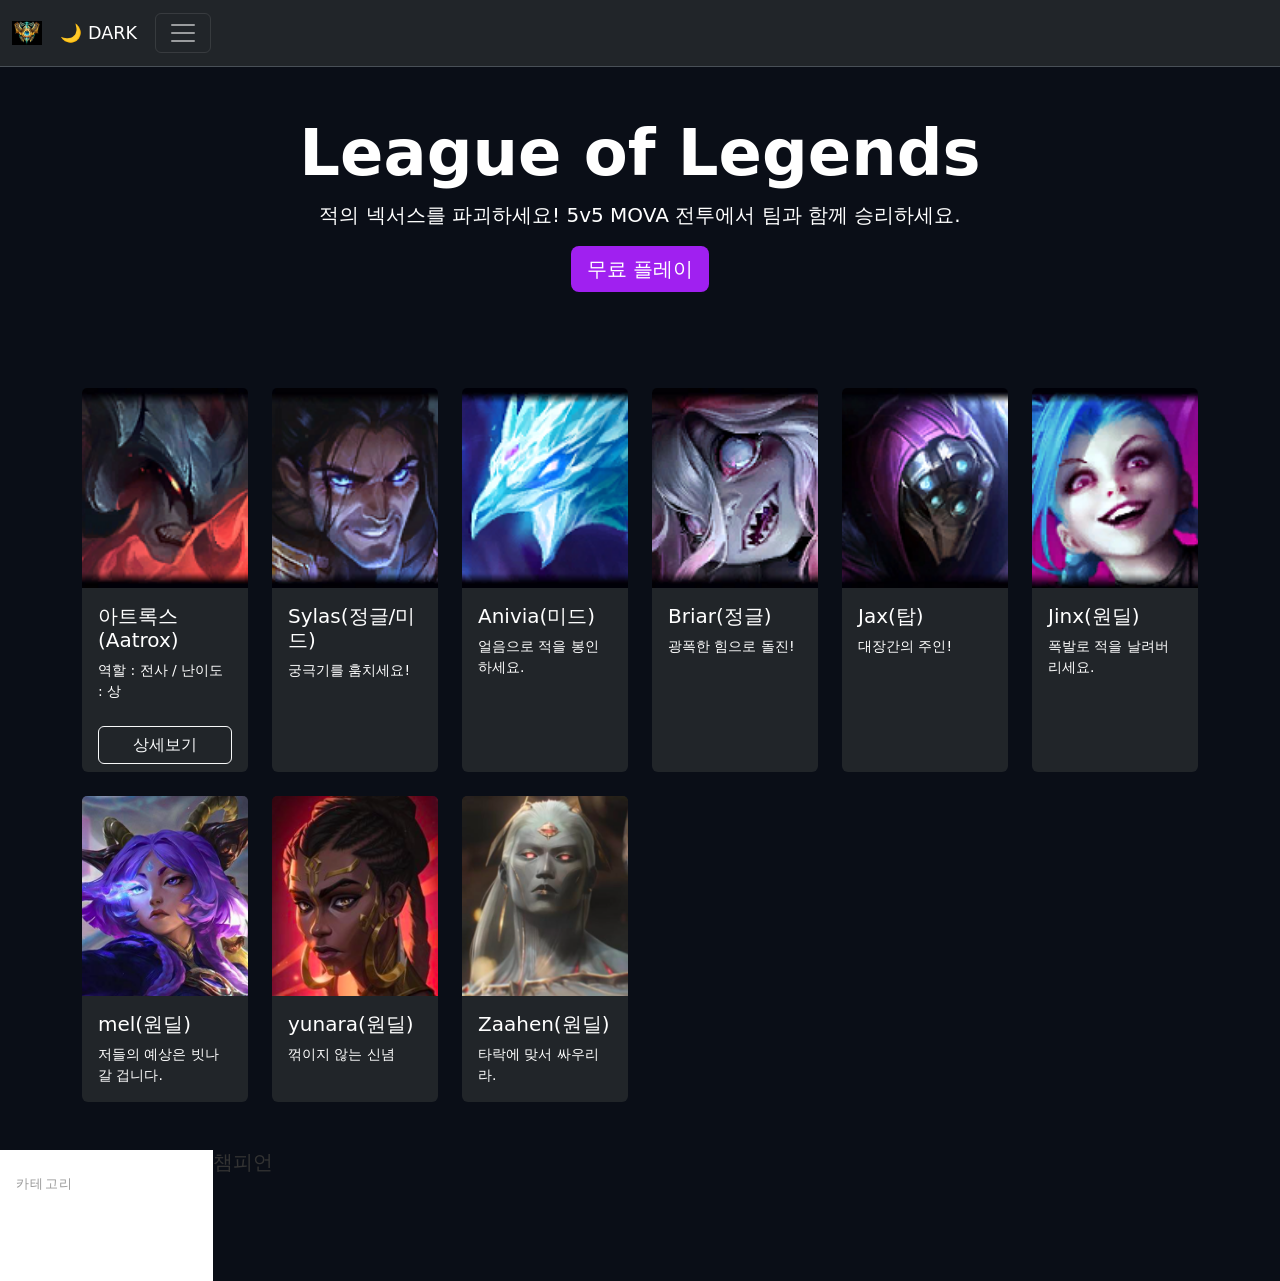
<file: src/main/resources/META-INF/resources/index.html>
<!DOCTYPE html>
<html lang="ko">
    <head>
        <meta charset="UTF-8">
        <meta name="viewport" content="width=device-width, initial-scale=1.0">
        <title>league of legends - 메인 페이지 </title>
        <!-- Bootstrap 5 CDN -->
        <link href="https://cdn.jsdelivr.net/npm/bootstrap@5.3.8/dist/css/bootstrap.min.css" rel="stylesheet" integrity="sha384-sRIl4kxILFvY47J16cr9ZwB07vP4J8+LH7qKQnuqkuIAvNWLzeN8tE5YBujZqJLB" crossorigin="anonymous">
        <script src="js/bootstrap.bundle.min.js" integrity="sha384-FKyoEForCGlyvwx9Hj09JcYn3nv7wiPVlz7YYwJrWVcXK/BmnVDxM+D2scQbITxI" crossorigin="anonymous"></script>
        <!-- <script src="js/test.js"></script> -->
        <script src="js/test2.js"></script>
        <script src="js/toggle.js"></script>

        <link rel ="stylesheet" href="css/main.css">
        <script>
            window.onload = function() {
                alert("메인 페이지 로딩 완료");
                }
        </script>
        <!-- (lol 테마 + 챔피언 호버 효과) -->
    </head>
    <body>
        <!-- 헤더 Navbar-->
        <nav class="navbar bg-dark border-bottom border-body" data-bs-theme="dark">
        <div class="container-fluid">
            <a class="navbar-brand" href="#">
            <img src="images/lol_logo.jpeg" alt="LOL로고" width="30" height="24">
            <!--변경 -->
            <button class="btn border-0" id="themeToggleBtn" onclick="toggleTheme()">
                🌙 DARK
            </button>
            <button class="navbar-toggler" type="button" data-bs-toggle="collapse" data-bs-target="#navbarNavDropdown" aria-controls="navbarNavDropdown" aria-expanded="false" aria-label="Toggle navigation">
                <span class="navbar-toggler-icon"></span>
            </button>
            <div class="collapse navbar-collapse justify-content-center" id="navbarNavDropdown">
                <ul class="navbar-nav mx-auto">
                    <li class="nav-item">
                        <a class="nav-link" href="#">뉴스</a>
                    </li>
                    <li class="nav-item">
                        <a class="nav-link" href="#">챔피언</a>
                    </li>
                    <li class="nav-item">
                        <a class="nav-link" href="main_page_sub/download.html">다운로드</a>
                    </li>
                    <li class="nav-item">
                        <a class="nav-link" href="#">로그인</a>
                    </li>
                    <li class="nav-item dropdown">
                        <a class="nav-link dropdown-toggle" href="#" role="button" data-bs-toggle="dropdown" aria-expanded="false">외부 웹사이트</a>
                    <ul class="dropdown-menu">
                        <li><a class="dropdown-item" href="https://www.leagueoflegends.com/ko-kr/" target="_blank">LOL 공식 웹사이트</a></li>
                        <li><a class="dropdown-item" href="#">E sports</a></li>
                        <li><a class="dropdown-item" href="#">알아보기</a></li>
                    </ul>
                    </li>
                </ul>
                <form class="d-flex" id="searchForm">
                    <input class="form-control me-2" type="search" placeholder="챔피언, 뉴스 검색 ..." aria-label="Search" id="searchInput">
                    <button class="btn btn-outline-success" type="submit">검색하기</button>
                </form>
            </div>
        </div>
        </nav>
        <!-- 히어로 배너 (Hero Banner)-->
        <section class="hero d-flex align-items-center justify-content-center text-center py-5">
            <div class="container">
                <h1 class="display-3 fw-bold">League of Legends</h1>
                <p class="lead">적의 넥서스를 파괴하세요! 5v5 MOVA 전투에서 팀과 함께 승리하세요.</p>
                <!--<a href="#" class="btn btn-primary btn-lg">무료 플레이</a>-->
                <a href="#" class="btn btn-primary btn-lg" onclick="alert('즐거운 플레이 되세요!')">무료 플레이</a>
            </div>
        </section>

    <div class="container my-5">
        <div class="row row-cols-auto g-4">
        <!--Aatrox-->
        <div class="col-md-6 col-lg-4 col-xl-2">
                <div class="card bg-dark text-purple border-secondary h-100">
                    <img src="images/Aatrox.png" class="card-img-top" alt="아트록스">
                    <div class="card-body">
                    <h5 class="card-title">아트록스(Aatrox)</h5>
                        <p class="card-text small">역할 : 전사 / 난이도  : 상</p>
                    </div>
                    <div class="card-footer bg-transparent border-0">
                        <button class="btn btn-outline-light w-100"
                            data-bs-toggle="modal"
                            data-bs-target="#modalAatrox"
                            data-champ="Aatrox">상세보기</button>
                    </div>
                </div>
        </div>
        <!--Sylas-->
        <div class="col-md-6 col-lg-4 col-xl-2">
            <div class="card bg-dark text-pupple border-secondary h-100">
                <img src="images/Sylas.png" class="card-img-top" alt="사일러스">
                <div class="card-body">
                <h5 class="card-title">Sylas(정글/미드)</h5>
                    <p class="card-text small">궁극기를  훔치세요!</p>
                </div>
            </div>
        </div>
        <!--Anivia-->
        <div class="col-md-6 col-lg-4 col-xl-2">
            <div class="card bg-dark text-pupple border-secondary h-100">
                <img src="images/Anivia.png" class="card-img-top" alt="애니비아">
                <div class="card-body">
                <h5 class="card-title">Anivia(미드)</h5>
                    <p class="card-text small">얼음으로 적을 봉인하세요.</p>
                </div>
            </div>
        </div>
        <!--Briar-->
        <div class="col-md-6 col-lg-4 col-xl-2">
            <div class="card bg-dark text-pupple border-secondary h-100">
                <img src="images/Briar.png" class="card-img-top" alt="브리얼">
                <div class="card-body">
                <h5 class="card-title">Briar(정글)</h5>
                    <p class="card-text small">광폭한 힘으로 돌진!</p>
                </div>
            </div>
        </div>
        <!--jax-->
        <div class="col-md-6 col-lg-4 col-xl-2">
            <div class="card bg-dark text-pupple border-secondary h-100">
                <img src="images/Jax.png" class="card-img-top" alt="잭스">
                <div class="card-body">
                <h5 class="card-title">Jax(탑)</h5>
                    <p class="card-text small">대장간의 주인!</p>
                </div>
            </div>
        </div>
        <!--Jinx-->
        <div class="col-md-6 col-lg-4 col-xl-2">
            <div class="card bg-dark text-pupple border-secondary h-100">
                <img src="images/Jinx.png" class="card-img-top" alt="진스">
                <div class="card-body">
                <h5 class="card-title">Jinx(원딜)</h5>
                    <p class="card-text small">폭발로 적을 날려버리세요.</p>
                </div>
            </div>
        </div>
        <!--mel-->
        <div class="col-md-6 col-lg-4 col-xl-2">
            <div class="card bg-dark text-pupple border-secondary h-100">
                <img src="images/mel.png" class="card-img-top" alt="멜">
                <div class="card-body">
                <h5 class="card-title">mel(원딜)</h5>
                    <p class="card-text small">저들의 예상은 빗나갈 겁니다.</p>
                </div>
            </div>
        </div>
        <!--yunara-->
        <div class="col-md-6 col-lg-4 col-xl-2">
            <div class="card bg-dark text-pupple border-secondary h-100">
                <img src="images/yunara.png" class="card-img-top" alt="유나라">
                <div class="card-body">
                <h5 class="card-title">yunara(원딜)</h5>
                    <p class="card-text small">꺾이지 않는 신념</p>
                </div>
            </div>
        </div>
        <!--Zaahen-->
        <div class="col-md-6 col-lg-4 col-xl-2">
            <div class="card bg-dark text-pupple border-secondary h-100">
                <img src="images/Zaahen.png" class="card-img-top" alt="자르헨">
                <div class="card-body">
                <h5 class="card-title">Zaahen(원딜)</h5>
                    <p class="card-text small">타락에 맞서 싸우리라.</p>
                </div>
            </div>
        </div>
        </div>
    </div>
    <section id ="searchResults">
        <!-- 키워드 헤더 -->
        <div class="search-keyword-header">
            <h1 id="searchKeywordDisplay"></h1>
        </div>

        <!-- 본문 : 사이드바 + 콘텐츠 -->
        <div class="search-body">
            <div class="container-fluid px-0">
                <div class="row g-0">
                    <!-- 왼쪽 카테고리 사이드바 -->
                    <div class="col-md-3 col-lg-2 search-sidebar bg-white py-4">
                        <div class="px-3 mb-3" style="font-size:0.8rem; color:#999; text-transform:uppercase; letter-spacing: 0.1em;">카테고리</div>
                            <div class="search-category-item active" onclick="switchCategory('champion', this)">
                                챔피언 <span class="count" id="champCount">(0)</span>
                            </div>
                            <div class="search-category-item" onclick="switchCategory('news',this)">
                                뉴스 <span class="count" id="newsCount">(0)</span>
                            </div>
                    </div>
                    <!-- 오른쪽 콘텐츠 -->
                    <div class="col-md-9 col-lg-10 search-content-area">
                        <!-- 챔피언 결과 -->
                        <div id="resultChampion">
                            <h5 class="mb-4" style="color:#333;">챔피언</h5>
                            <div id="championResultList"></div>
                        </div>
                        <!-- 뉴스 결과 -->
                        <div id="resultNews" style="display: none;">
                            <h5 class="mb-4" style="color:#333";>뉴스</h5>
                            <div id="newResultList"></div>
                        </div>
                    </div>
                </div>
            </div>
        </div>
    </section>
    <!-- 모달 (iframe으로 Aatrox.html 불러오기) -->
    <div class="modal fade" id="modalAatrox" tabindex="-1" aria-labelledby="modalAatroxLabel" aria-hidden="true">
    <div class="modal-dialog modal-xl modal-dialog-centered modal-dialog-scrollable">
        <div class="modal-content bg-dark text-white border-secondary">
    <!-- 헤더-->
    <div class="modal-header border-secondary">
        <h5 class="modal-title" id="modalAatroxLabel">아트록스 (Aatrox) 상세 정보</h5>
        <button type="button" class="btn-close btn-close-white" data-bs-dismiss="modal" aria-label="Close"></button>
    </div>
    <!-- 바디: iframe으로 내용 채움-->
    <div class="modal-body p-0" style="height: 65vh; background: #0a0e17;">
    <iframe src="modals/Aatrox.html"
        frameborder="0"
        style="width: 100%; height: 100%; border: none;"
        allowfullscreen>
    </iframe>
    </div>
    <!-- 푸터-->
    <div class="modal-footer border-secondary">
        <button type="button" class="btn btn-outline-light" data-bs-dismiss="modal">닫기</button>
    </div>
    </div>
</div>
</div>
    <script src="js/search.js"></script>
    </body>
</html>
</file>
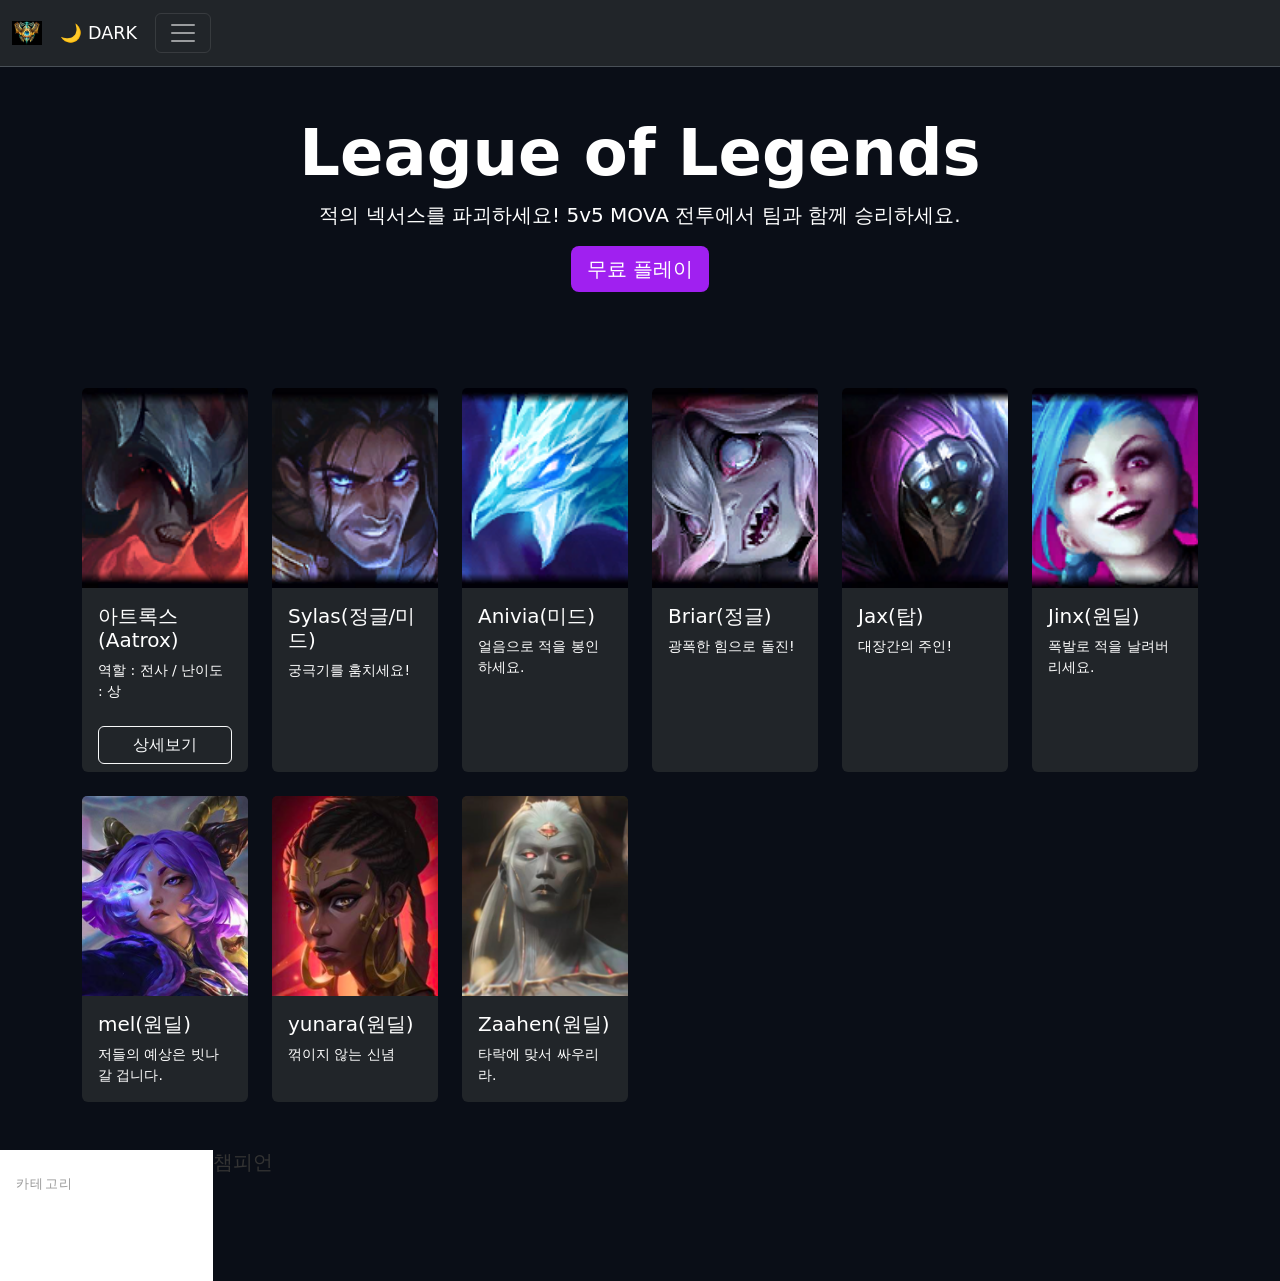
<file: src/main/resources/META-INF/resources/main_index.html>
<!DOCTYPE html>
<html lang="ko">
    <head>
        <meta charset="UTF-8">
        <meta name="viewport" content="width=device-width, initial-scale=1.0">
        <title>league of legends - 메인 페이지 </title>
        <!-- Bootstrap 5 CDN -->
        <link href="https://cdn.jsdelivr.net/npm/bootstrap@5.3.8/dist/css/bootstrap.min.css" rel="stylesheet" integrity="sha384-sRIl4kxILFvY47J16cr9ZwB07vP4J8+LH7qKQnuqkuIAvNWLzeN8tE5YBujZqJLB" crossorigin="anonymous">
        <script src="js/bootstrap.bundle.min.js" integrity="sha384-FKyoEForCGlyvwx9Hj09JcYn3nv7wiPVlz7YYwJrWVcXK/BmnVDxM+D2scQbITxI" crossorigin="anonymous"></script>
        <!-- <script src="js/test.js"></script> -->
        <script src="js/test2.js"></script>
        <script src="js/toggle.js"></script>

        <link rel ="stylesheet" href="css/main.css">
        <script>
            window.onload = function() {
                // alert("메인 페이지 로딩 완료");
                showToast('메인 페이지 로딩 완료');
                }
        </script>
        <!-- (lol 테마 + 챔피언 호버 효과) -->
    </head>
    <body>
        <!-- 헤더 Navbar-->
        <nav class="navbar bg-dark border-bottom border-body" data-bs-theme="dark">
        <div class="container-fluid">
            <a class="navbar-brand" href="#">
            <img src="images/lol_logo.jpeg" alt="LOL로고" width="30" height="24">
            <!--변경 -->
            <button class="btn border-0" id="themeToggleBtn" onclick="toggleTheme()">
                🌙 DARK
            </button>
            <button class="navbar-toggler" type="button" data-bs-toggle="collapse" data-bs-target="#navbarNavDropdown" aria-controls="navbarNavDropdown" aria-expanded="false" aria-label="Toggle navigation">
                <span class="navbar-toggler-icon"></span>
            </button>
            <div class="collapse navbar-collapse justify-content-center" id="navbarNavDropdown">
                <ul class="navbar-nav mx-auto">
                    <li class="nav-item">
                        <a class="nav-link" href="#">뉴스</a>
                    </li>
                    <li class="nav-item">
                        <a class="nav-link" href="#">챔피언</a>
                    </li>
                    <li class="nav-item">
                        <a class="nav-link" href="main_page_sub/download.html">다운로드</a>
                    </li>
                    <li class="nav-item">
                        <a class="nav-link" href="/login">로그인</a>
                    </li>
                    <li class="nav-item dropdown">
                        <a class="nav-link dropdown-toggle" href="#" role="button" data-bs-toggle="dropdown" aria-expanded="false">외부 웹사이트</a>
                    <ul class="dropdown-menu">
                        <li><a class="dropdown-item" href="https://www.leagueoflegends.com/ko-kr/" target="_blank">LOL 공식 웹사이트</a></li>
                        <li><a class="dropdown-item" href="#">E sports</a></li>
                        <li><a class="dropdown-item" href="#">알아보기</a></li>
                    </ul>
                    </li>
                </ul>
                <form class="d-flex" id="searchForm">
                    <input class="form-control me-2" type="search" placeholder="챔피언, 뉴스 검색 ..." aria-label="Search" id="searchInput">
                    <button class="btn btn-outline-success" type="submit">검색하기</button>
                </form>
            </div>
        </div>
        </nav>
        <!-- 히어로 배너 (Hero Banner)-->
        <section class="hero d-flex align-items-center justify-content-center text-center py-5">
            <div class="container">
                <h1 class="display-3 fw-bold">League of Legends</h1>
                <p class="lead">적의 넥서스를 파괴하세요! 5v5 MOVA 전투에서 팀과 함께 승리하세요.</p>
                <!--<a href="#" class="btn btn-primary btn-lg">무료 플레이</a>-->
                <a href="#" class="btn btn-primary btn-lg" onclick="alert('즐거운 플레이 되세요!')">무료 플레이</a>
            </div>
        </section>

    <div class="container my-5">
        <div class="row row-cols-auto g-4">
        <!--Aatrox-->
        <div class="col-md-6 col-lg-4 col-xl-2">
                <div class="card bg-dark text-purple border-secondary h-100">
                    <img src="images/Aatrox.png" class="card-img-top" alt="아트록스">
                    <div class="card-body">
                    <h5 class="card-title">아트록스(Aatrox)</h5>
                        <p class="card-text small">역할 : 전사 / 난이도  : 상</p>
                    </div>
                    <div class="card-footer bg-transparent border-0">
                        <button class="btn btn-outline-light w-100"
                            data-bs-toggle="modal"
                            data-bs-target="#modalAatrox"
                            data-champ="Aatrox">상세보기</button>
                    </div>
                </div>
        </div>
        <!--Sylas-->
        <div class="col-md-6 col-lg-4 col-xl-2">
            <div class="card bg-dark text-pupple border-secondary h-100">
                <img src="images/Sylas.png" class="card-img-top" alt="사일러스">
                <div class="card-body">
                <h5 class="card-title">Sylas(정글/미드)</h5>
                    <p class="card-text small">궁극기를  훔치세요!</p>
                </div>
            </div>
        </div>
        <!--Anivia-->
        <div class="col-md-6 col-lg-4 col-xl-2">
            <div class="card bg-dark text-pupple border-secondary h-100">
                <img src="images/Anivia.png" class="card-img-top" alt="애니비아">
                <div class="card-body">
                <h5 class="card-title">Anivia(미드)</h5>
                    <p class="card-text small">얼음으로 적을 봉인하세요.</p>
                </div>
            </div>
        </div>
        <!--Briar-->
        <div class="col-md-6 col-lg-4 col-xl-2">
            <div class="card bg-dark text-pupple border-secondary h-100">
                <img src="images/Briar.png" class="card-img-top" alt="브리얼">
                <div class="card-body">
                <h5 class="card-title">Briar(정글)</h5>
                    <p class="card-text small">광폭한 힘으로 돌진!</p>
                </div>
            </div>
        </div>
        <!--jax-->
        <div class="col-md-6 col-lg-4 col-xl-2">
            <div class="card bg-dark text-pupple border-secondary h-100">
                <img src="images/Jax.png" class="card-img-top" alt="잭스">
                <div class="card-body">
                <h5 class="card-title">Jax(탑)</h5>
                    <p class="card-text small">대장간의 주인!</p>
                </div>
            </div>
        </div>
        <!--Jinx-->
        <div class="col-md-6 col-lg-4 col-xl-2">
            <div class="card bg-dark text-pupple border-secondary h-100">
                <img src="images/Jinx.png" class="card-img-top" alt="진스">
                <div class="card-body">
                <h5 class="card-title">Jinx(원딜)</h5>
                    <p class="card-text small">폭발로 적을 날려버리세요.</p>
                </div>
            </div>
        </div>
        <!--mel-->
        <div class="col-md-6 col-lg-4 col-xl-2">
            <div class="card bg-dark text-pupple border-secondary h-100">
                <img src="images/mel.png" class="card-img-top" alt="멜">
                <div class="card-body">
                <h5 class="card-title">mel(원딜)</h5>
                    <p class="card-text small">저들의 예상은 빗나갈 겁니다.</p>
                </div>
            </div>
        </div>
        <!--yunara-->
        <div class="col-md-6 col-lg-4 col-xl-2">
            <div class="card bg-dark text-pupple border-secondary h-100">
                <img src="images/yunara.png" class="card-img-top" alt="유나라">
                <div class="card-body">
                <h5 class="card-title">yunara(원딜)</h5>
                    <p class="card-text small">꺾이지 않는 신념</p>
                </div>
            </div>
        </div>
        <!--Zaahen-->
        <div class="col-md-6 col-lg-4 col-xl-2">
            <div class="card bg-dark text-pupple border-secondary h-100">
                <img src="images/Zaahen.png" class="card-img-top" alt="자르헨">
                <div class="card-body">
                <h5 class="card-title">Zaahen(원딜)</h5>
                    <p class="card-text small">타락에 맞서 싸우리라.</p>
                </div>
            </div>
        </div>
        </div>
    </div>
    <section id ="searchResults">
        <!-- 키워드 헤더 -->
        <div class="search-keyword-header">
            <h1 id="searchKeywordDisplay"></h1>
        </div>

        <!-- 본문 : 사이드바 + 콘텐츠 -->
        <div class="search-body">
            <div class="container-fluid px-0">
                <div class="row g-0">
                    <!-- 왼쪽 카테고리 사이드바 -->
                    <div class="col-md-3 col-lg-2 search-sidebar bg-white py-4">
                        <div class="px-3 mb-3" style="font-size:0.8rem; color:#999; text-transform:uppercase; letter-spacing: 0.1em;">카테고리</div>
                            <div class="search-category-item active" onclick="switchCategory('champion', this)">
                                챔피언 <span class="count" id="champCount">(0)</span>
                            </div>
                            <div class="search-category-item" onclick="switchCategory('news',this)">
                                뉴스 <span class="count" id="newsCount">(0)</span>
                            </div>
                    </div>
                    <!-- 오른쪽 콘텐츠 -->
                    <div class="col-md-9 col-lg-10 search-content-area">
                        <!-- 챔피언 결과 -->
                        <div id="resultChampion">
                            <h5 class="mb-4" style="color:#333;">챔피언</h5>
                            <div id="championResultList"></div>
                        </div>
                        <!-- 뉴스 결과 -->
                        <div id="resultNews" style="display: none;">
                            <h5 class="mb-4" style="color:#333";>뉴스</h5>
                            <div id="newResultList"></div>
                        </div>
                    </div>
                </div>
            </div>
        </div>
    </section>
    <!-- 모달 (iframe으로 Aatrox.html 불러오기) -->
    <div class="modal fade" id="modalAatrox" tabindex="-1" aria-labelledby="modalAatroxLabel" aria-hidden="true">
    <div class="modal-dialog modal-xl modal-dialog-centered modal-dialog-scrollable">
        <div class="modal-content bg-dark text-white border-secondary">
    <!-- 헤더-->
    <div class="modal-header border-secondary">
        <h5 class="modal-title" id="modalAatroxLabel">아트록스 (Aatrox) 상세 정보</h5>
        <button type="button" class="btn-close btn-close-white" data-bs-dismiss="modal" aria-label="Close"></button>
    </div>
    <!-- 바디: iframe으로 내용 채움-->
    <div class="modal-body p-0" style="height: 65vh; background: #0a0e17;">
    <iframe src="modals/Aatrox.html"
        frameborder="0"
        style="width: 100%; height: 100%; border: none;"
        allowfullscreen>
    </iframe>
    </div>
    <!-- 푸터-->
    <div class="modal-footer border-secondary">
        <button type="button" class="btn btn-outline-light" data-bs-dismiss="modal">닫기</button>
    </div>
    </div>
</div>
</div>
    <script src="js/search.js"></script>
    <!-- 토스트 컨테이너 바디 바로 위에 추가 -->
    <div class="toast-container position-fixed bottom-0 end-0 p-3" style="z-index: 9999;">
        <div id="liveToast" class="toast align-items-center text-white bg-success border-0" role="alert">
            <div class="d-flex">
                <div class="toast-body" id="toastBody"> 
                    메시지
                </div>
                <button type="button"
                class="btn-close btn-close-white me-2 m-auto"
                data-bs-dismiss="toast"></button>
            </div>
        </div>
    </div>
    </body>
</html>
</file>
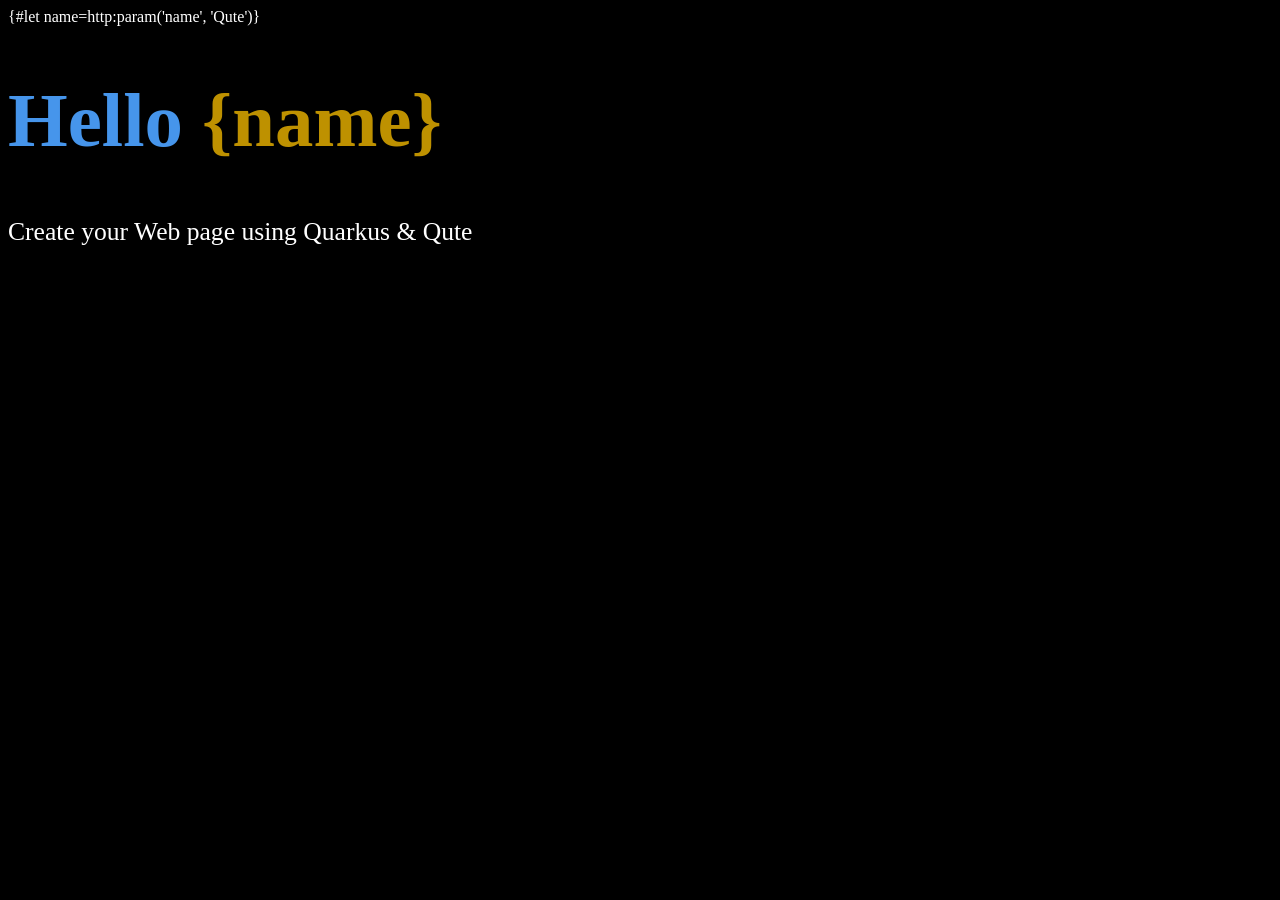
<file: src/main/resources/templates/pub/some-page.html>
{#let name=http:param('name', 'Qute')}
<!DOCTYPE html>
<html>
<head>
    <meta charset="UTF-8">
    <title>Hello {name}</title>
    <style>
        body {
            background-color: #000;
            color: #fff;
        }
        h1 {
            color: #4695EB;
            font-size: 6vw;
        }

        h1 b {
            color: #be9100;
        }

        p {
            font-size: 2vw;
        }
    </style>
</head>
<body>
<h1>Hello <b>{name}</b></h1>

<p>Create your Web page using Quarkus & Qute</p>
</body>
</html>
</file>
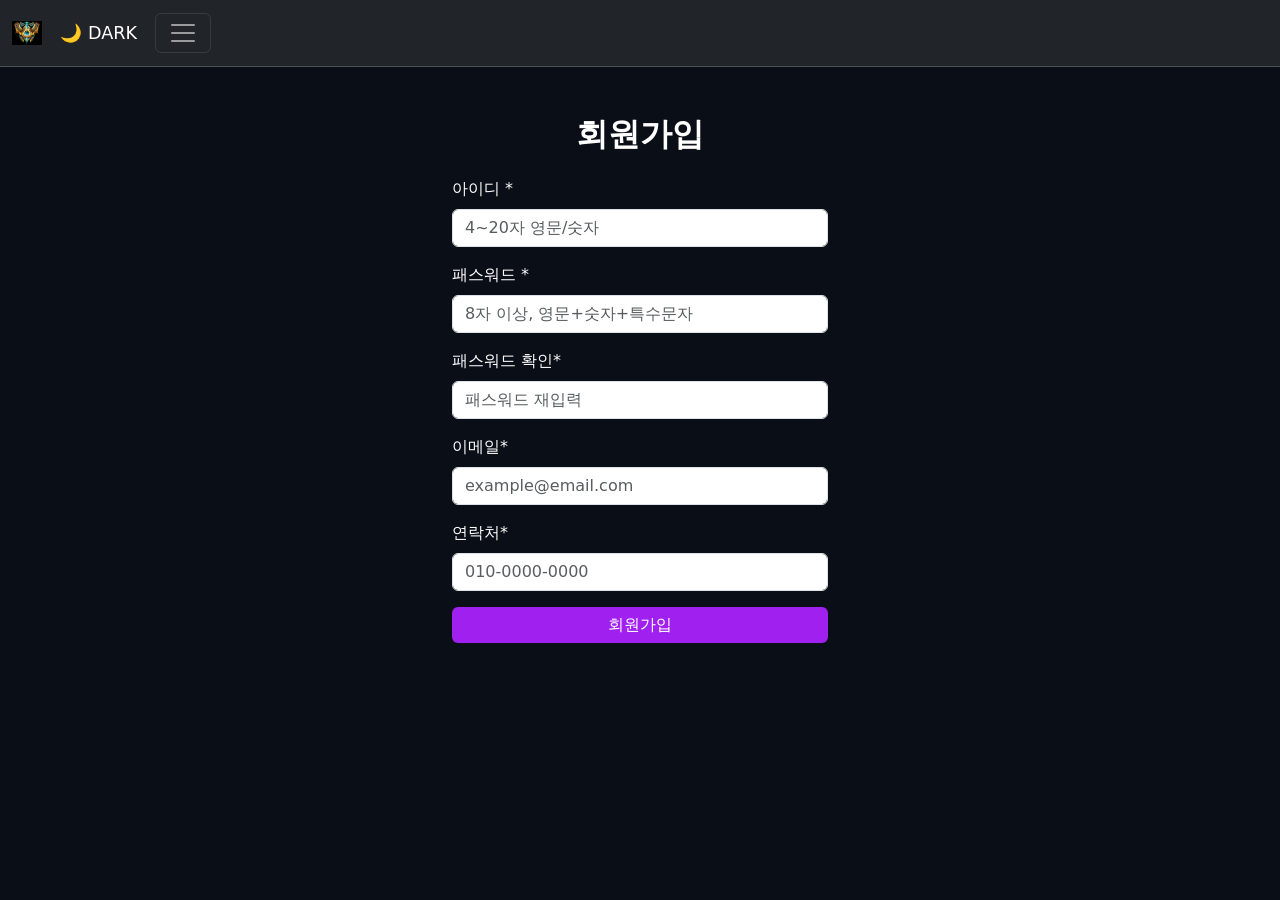
<file: src/main/resources/META-INF/resources/login/register.html>
<!DOCTYPE html>
<html lang="ko">
    <head>
        <meta charset="UTF-8">
        <meta name="viewport" content="width=device-width, initial-scale=1.0">
        <title>league of legends - 메인 페이지 </title>
        <!-- Bootstrap 5 CDN -->
        <link href="https://cdn.jsdelivr.net/npm/bootstrap@5.3.8/dist/css/bootstrap.min.css" rel="stylesheet" integrity="sha384-sRIl4kxILFvY47J16cr9ZwB07vP4J8+LH7qKQnuqkuIAvNWLzeN8tE5YBujZqJLB" crossorigin="anonymous">
        <script src="../js/bootstrap.bundle.min.js" integrity="sha384-FKyoEForCGlyvwx9Hj09JcYn3nv7wiPVlz7YYwJrWVcXK/BmnVDxM+D2scQbITxI" crossorigin="anonymous"></script>
        <!-- <script src="js/test.js"></script> -->
        <script src="../js/test2.js"></script>
        <script src="../js/toggle.js"></script>

        <link rel ="stylesheet" href="../css/main.css">
        <!-- (lol 테마 + 챔피언 호버 효과) -->
    </head>
    <body>
        <!-- 헤더 Navbar-->
        <nav class="navbar bg-dark border-bottom border-body" data-bs-theme="dark">
        <div class="container-fluid">
            <a class="navbar-brand" href="#">
            <img src="../images/lol_logo.jpeg" alt="LOL로고" width="30" height="24">
            <!--변경 -->
            <button class="btn border-0" id="themeToggleBtn" onclick="toggleTheme()">
                🌙 DARK
            </button>
            <button class="navbar-toggler" type="button" data-bs-toggle="collapse" data-bs-target="#navbarNavDropdown" aria-controls="navbarNavDropdown" aria-expanded="false" aria-label="Toggle navigation">
                <span class="navbar-toggler-icon"></span>
            </button>
            <div class="collapse navbar-collapse justify-content-center" id="navbarNavDropdown">
                <ul class="navbar-nav mx-auto">
                    <li class="nav-item">
                        <a class="nav-link" href="#">뉴스</a>
                    </li>
                    <li class="nav-item">
                        <a class="nav-link" href="#">챔피언</a>
                    </li>
                    <li class="nav-item">
                        <a class="nav-link" href="../main_page_sub/download.html">다운로드</a>
                    </li>
                    <li class="nav-item">
                        <a class="nav-link" href="/login">로그인</a>
                    </li>
                    <li class="nav-item dropdown">
                        <a class="nav-link dropdown-toggle" href="#" role="button" data-bs-toggle="dropdown" aria-expanded="false">외부 웹사이트</a>
                    <ul class="dropdown-menu">
                        <li><a class="dropdown-item" href="https://www.leagueoflegends.com/ko-kr/" target="_blank">LOL 공식 웹사이트</a></li>
                        <li><a class="dropdown-item" href="#">E sports</a></li>
                        <li><a class="dropdown-item" href="#">알아보기</a></li>
                    </ul>
                    </li>
                </ul>
                <form class="d-flex" id="searchForm">
                    <input class="form-control me-2" type="search" placeholder="챔피언, 뉴스 검색 ..." aria-label="Search" id="searchInput">
                    <button class="btn btn-outline-success" type="submit">검색하기</button>
                </form>
            </div>
        </div>
        </nav>

        <!-- 네비바 -> index.html과 동일하게 복사 -->
        <section class="hero d-flex align-items-center justify-content-center text-center py-5">
            <div class="container" style="max-width: 400px;">
                <h2 class="fw-bold mb-4">회원가입</h2>

                <form id="registerForm" action="/register_check" method="post">
                    <!-- 아이디 -->
                     <div class="mb-3 text-start">
                        <label class="form-label">아이디 *</label>
                        <input type="text" class="form-control"
                            id="username" name="username"
                            placeholder="4~20자 영문/숫자" required>
                        <div class="invalid-feedback" id="usernameMsg"></div>
                     </div>

                    <!-- 패스워드 -->
                    <div class="mb-3 text-start">
                        <label class="form-label">패스워드 *</label>
                        <input type="password" class="form-control"
                            id="password"
                            placeholder="8자 이상, 영문+숫자+특수문자" required>
                    </div>

                    <!-- 패스워드 확인-->
                    <div class="mb-3 text-start">
                        <label class="form-label">패스워드 확인*</label>
                        <input type="password" class="form-control"
                            id="passwordConfirm"
                            placeholder="패스워드 재입력" required>
                        <div class="invalid-feedback" id="passwordMsg"></div>
                    </div>

                    <!-- 이메일 -->
                    <div class="mb-3 text-start">
                        <label class="form-label">이메일*</label>
                        <input type="email" class="form-control"
                            id="email" name="email"
                            placeholder="example@email.com" required>
                        <div class="invalid-feedback" id="emailMsg"></div>
                    </div>

                    <!-- 연락처 -->
                     <div class="mb-3 text-start">
                        <label class="form-label">연락처*</label>
                        <input type="text" class="form-control"
                            id="phone" name="phone"
                            placeholder="010-0000-0000" required>
                        <div class="invalid-feedback" id="phoneMsg"></div>
                    </div>

                    <input type="hidden" id="hashedPassword" name="password">

                    <button type="button" class="btn btn-primary w-100"
                        onclick="validateAndShowModal()">
                        회원가입
                    </button>
                </form>
            </div>
        </section>
        <!-- 가입 확인 모달 -->
        <div class="modal fade" id="confirmModal" tabindex="-1">
            <div class="modal-dialog modal-dialog-centered">
                <div class="modal-content bg-dark text-white border-secondary">

                <div class="modal-header border-secondary">
                    <h5 class="modal-title"> 🎮 가입 확인</h5>
                    <button type="button" class="btn-close btn-close-white"
                    data-bs-dismiss="modal"></button>
                </div>

                <div class="modal-body">
                    <p>아래 정보로 가입하시겠습니까?</p>
                    <table class="table table-dark table-bordered">
                        <tr><th>아이디</th>
                            <td id="confirmUsername"></td></tr>
                        <tr><th>이메일</th>
                            <td id="confirmEmail"></td></tr>
                        <tr><th>연락처</th>
                            <td id="confirmPhone"></td></tr>
                        <tr><th>패스워드</th>
                            <td>******** (암호화 전송)</td></tr>
                        </table>
                </div>

                <div class="modal-footer border-secondary">
                    <button type="button" class="btn btn-secondary"
                        data-bs-dismiss="modal">취소</button>
                    <button type="button" class="btn btn-primary"
                        onclick="submitRegister()">가입하기</button>
                    </div>

                </div>
            </div>
        </div>
        
        <script src="../js/search.js"></script>
        <script src="../js/input_check.js"></script>
        <script src="../js/input_sha256.js"></script>
    </body>
</html>
</file>
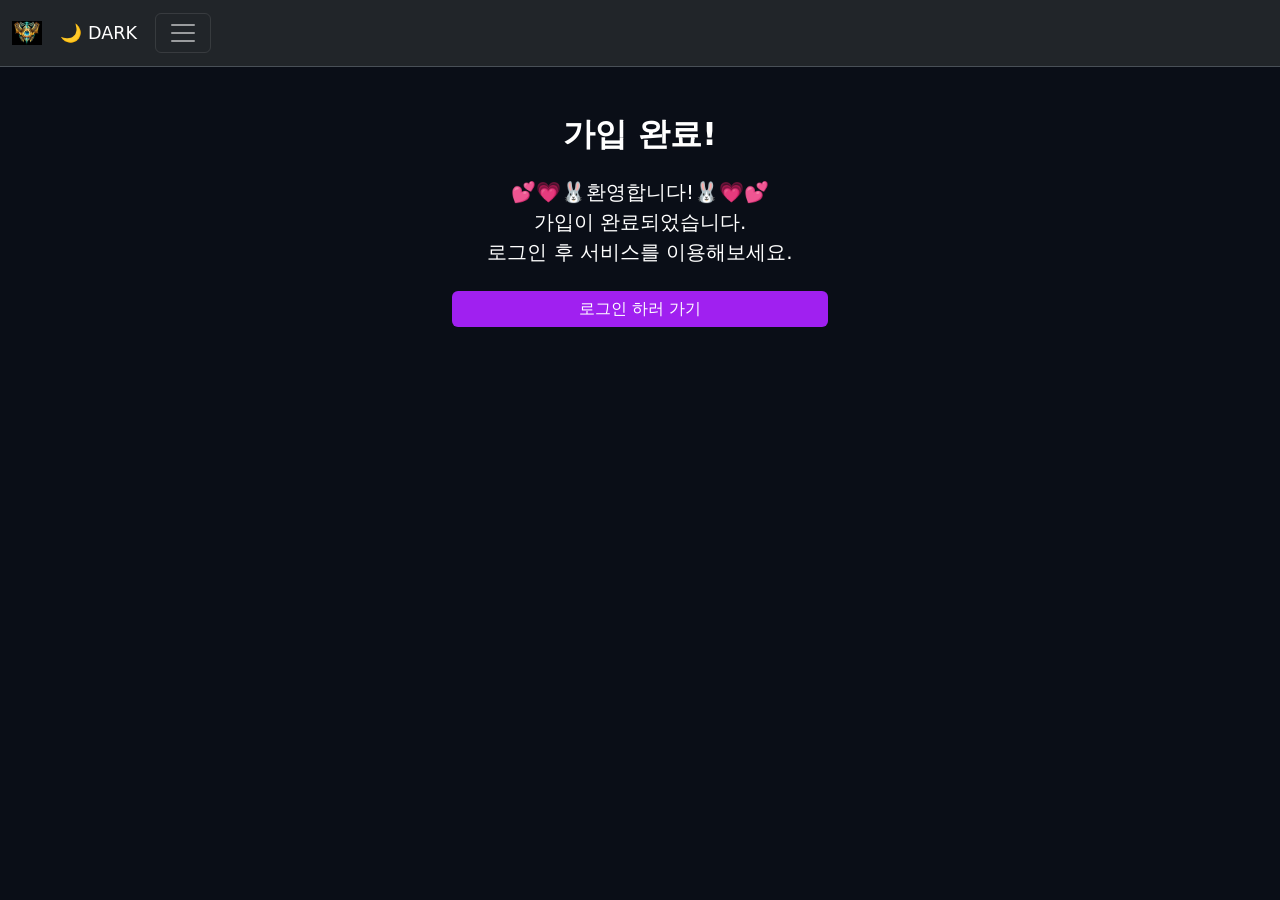
<file: src/main/resources/META-INF/resources/login/register_success.html>
<!DOCTYPE html>
<html lang="ko">
    <head>
        <meta charset="UTF-8">
        <meta name="viewport" content="width=device-width, initial-scale=1.0">
        <title>league of legends - 메인 페이지 </title>
        <!-- Bootstrap 5 CDN -->
        <link href="https://cdn.jsdelivr.net/npm/bootstrap@5.3.8/dist/css/bootstrap.min.css" rel="stylesheet" integrity="sha384-sRIl4kxILFvY47J16cr9ZwB07vP4J8+LH7qKQnuqkuIAvNWLzeN8tE5YBujZqJLB" crossorigin="anonymous">
        <script src="../js/bootstrap.bundle.min.js" integrity="sha384-FKyoEForCGlyvwx9Hj09JcYn3nv7wiPVlz7YYwJrWVcXK/BmnVDxM+D2scQbITxI" crossorigin="anonymous"></script>
        <!-- <script src="js/test.js"></script> -->
        <script src="../js/test2.js"></script>
        <script src="../js/toggle.js"></script>

        <link rel ="stylesheet" href="../css/main.css">
        <!-- (lol 테마 + 챔피언 호버 효과) -->
    </head>
    <body>
        <!-- 헤더 Navbar-->
        <nav class="navbar bg-dark border-bottom border-body" data-bs-theme="dark">
        <div class="container-fluid">
            <a class="navbar-brand" href="#">
            <img src="../images/lol_logo.jpeg" alt="LOL로고" width="30" height="24">
            <!--변경 -->
            <button class="btn border-0" id="themeToggleBtn" onclick="toggleTheme()">
                🌙 DARK
            </button>
            <button class="navbar-toggler" type="button" data-bs-toggle="collapse" data-bs-target="#navbarNavDropdown" aria-controls="navbarNavDropdown" aria-expanded="false" aria-label="Toggle navigation">
                <span class="navbar-toggler-icon"></span>
            </button>
            <div class="collapse navbar-collapse justify-content-center" id="navbarNavDropdown">
                <ul class="navbar-nav mx-auto">
                    <li class="nav-item">
                        <a class="nav-link" href="#">뉴스</a>
                    </li>
                    <li class="nav-item">
                        <a class="nav-link" href="#">챔피언</a>
                    </li>
                    <li class="nav-item">
                        <a class="nav-link" href="../main_page_sub/download.html">다운로드</a>
                    </li>
                    <li class="nav-item">
                        <a class="nav-link" href="/login">로그인</a>
                    </li>
                    <li class="nav-item dropdown">
                        <a class="nav-link dropdown-toggle" href="#" role="button" data-bs-toggle="dropdown" aria-expanded="false">외부 웹사이트</a>
                    <ul class="dropdown-menu">
                        <li><a class="dropdown-item" href="https://www.leagueoflegends.com/ko-kr/" target="_blank">LOL 공식 웹사이트</a></li>
                        <li><a class="dropdown-item" href="#">E sports</a></li>
                        <li><a class="dropdown-item" href="#">알아보기</a></li>
                    </ul>
                    </li>
                </ul>
                <form class="d-flex" id="searchForm">
                    <input class="form-control me-2" type="search" placeholder="챔피언, 뉴스 검색 ..." aria-label="Search" id="searchInput">
                    <button class="btn btn-outline-success" type="submit">검색하기</button>
                </form>
            </div>
        </div>
        </nav>

    <section class="hero d-flex align-items-center justify-content-center text-center py-5">
        <div class="container" style="max-width: 400px;">
        <h2 class="fw-bold mb-4"> 가입 완료!</h2>
        <p class="lead mb-4">
        💕💗🐰환영합니다!🐰💗💕<br>
        가입이 완료되었습니다.<br>
        로그인 후 서비스를 이용해보세요.
        </p>
        <a href="/login" class="btn btn-primary w-100">
        로그인 하러 가기
        </a>
        </div>

        <script src="../js/search.js"></script>
        <script src="../js/input_check.js"></script>

    </section>
</body>
</html>
</file>
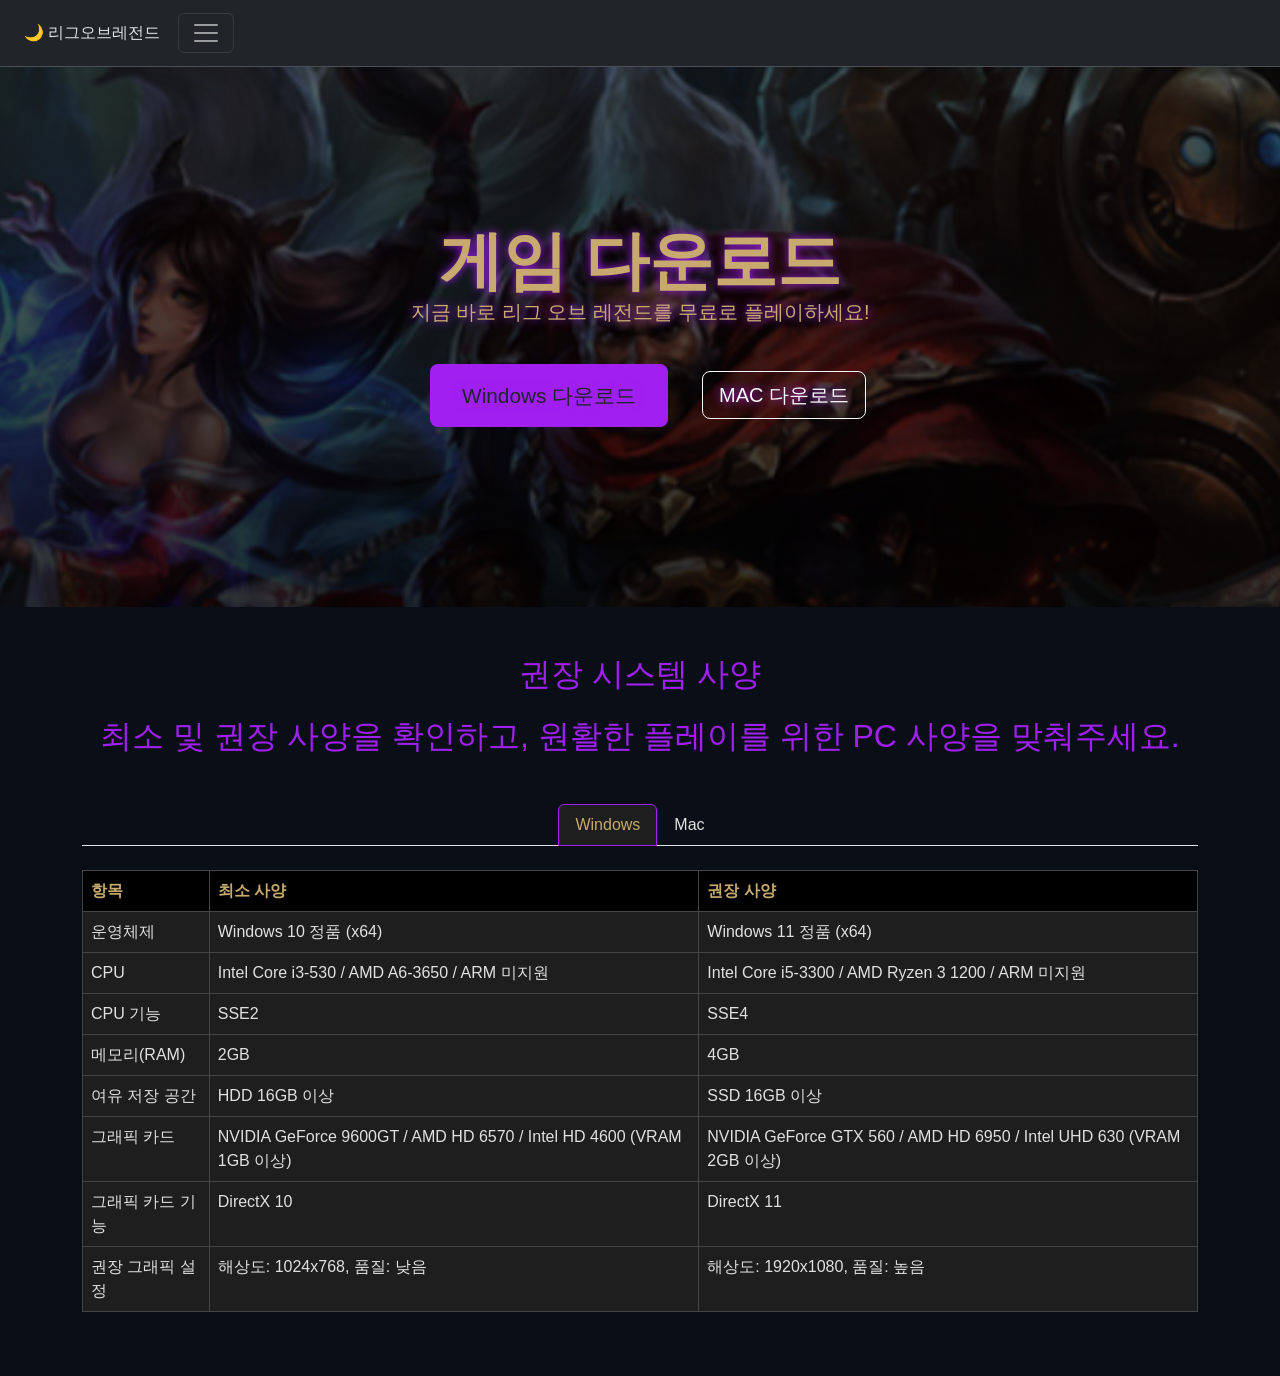
<file: src/main/resources/META-INF/resources/main_page_sub/download.html>
<!DOCTYPE html>
<html lang="ko">
    <head>
        <meta charset="UTF-8">
        <meta name="viewport" content="width=device-width", initial-scale="1.0">
        <title>league of legends - 메인 페이지 </title>
        <!-- Bootstrap 5 CDN -->
        <link href="https://cdn.jsdelivr.net/npm/bootstrap@5.3.8/dist/css/bootstrap.min.css" rel="stylesheet" integrity="sha384-sRIl4kxILFvY47J16cr9ZwB07vP4J8+LH7qKQnuqkuIAvNWLzeN8tE5YBujZqJLB" crossorigin="anonymous">
        <script src="https://cdn.jsdelivr.net/npm/bootstrap@5.3.8/dist/js/bootstrap.bundle.min.js" integrity="sha384-FKyoEForCGlyvwx9Hj09JcYn3nv7wiPVlz7YYwJrWVcXK/BmnVDxM+D2scQbITxI" crossorigin="anonymous"></script>
        <!-- (lol 테마 + 챔피언 호버 효과) -->
        <style>
            body {background-color: #0a0e17; color: #fff;}
            .accent-purple {color: #1affd5;}
            .card {background-color: #1e1e1e; border:none; color:white;}
            .btn-primary {background-color: #a020f0; border: none;}
            /* 4단계 : 애니메이션 및 시각 효과 주기 */
            .card {transition: transform 0.3s, box-shadow 0.3s;}
            .card:hover {transform: scale(1.05);/* 마우스를 올리면 커짐 */
            box-shadow: 0 10px 20px rgba(255, 6, 151, 0.5); /* 보라색 광원 효과 */}
            .card-img-top {height: 200px; object-fit: cover; /* 이미지가 찌그러지지 않게 채움*/}
        </style>
        <link rel="stylesheet" href="../css/download.css">
    </head>
    <body>
        <!-- 헤더 Navbar-->
        <nav class="navbar bg-dark border-bottom border-body" data-bs-theme="dark">
        <div class="container-fluid">
            <a class="navbar-brand" href="#">
            <!--변경-->
            <button class="btn border-0" id="themeToggleBtn" onclick="toggleTheme()">
                🌙 리그오브레전드
            </button>
            <button class="navbar-toggler" type="button" data-bs-toggle="collapse" data-bs-target="#navbarNavDropdown" aria-controls="navbarNavDropdown" aria-expanded="false" aria-label="Toggle navigation">
                <span class="navbar-toggler-icon"></span>
            </button>
            <div class="collapse navbar-collapse" id="navbarNavDropdown">
                <ul class="navbar-nav">
                    <li class="nav-item">
                        <a class="nav-link" href="#">뉴스</a>
                    </li>
                    <li class="nav-item">
                        <a class="nav-link" href="#">챔피언</a>
                    </li>
                    <li class="nav-item">
                        <a class="nav-link" href="main_page_sub/download.html">다운로드</a>
                    </li>
                    <li class="nav-item">
                        <a class="nav-link" href="#">로그인</a>
                    </li>
                    <li class="nav-item dropdown">
                        <a class="nav-link dropdown-toggle" href="#" role="button" data-bs-toggle="dropdown" aria-expanded="false">외부 웹사이트</a>
                    <ul class="dropdown-menu">
                        <li><a class="dropdown-item" href="https://www.leagueoflegends.com/ko-kr/" target="_blank">LOL 공식 웹사이트</a></li>
                        <li><a class="dropdown-item" href="#">E sports</a></li>
                        <li><a class="dropdown-item" href="#">알아보기</a></li>
                    </ul>
                    </li>
                </ul>
            </div>
        </div>
        </nav>
        <!--히어로 배너 (공식 페이지 스타일)-->
        <section class="hero">
            <div class="container">
                <h1>게임 다운로드</hi>
                <p class="lead mb-4">지금 바로 리그 오브 레전드를 무료로 플레이하세요!</p>
                <a href="../pds/lol.exe" class="btn btn-download btn-lg" target="_blank">Windows 다운로드</a>
                <a href="#" class="btn btn-outline-light btn-lg" target="_blank">MAC 다운로드</a>
            </div>
        </section>
        <!-- 시스템 사양 섹션 -->
    <section class="container my-5">
        <h2 class="text-center mb-4 accent-purple">권장 시스템 사양</h2>
        <h2 class="text-center mb-5 accent-purple">최소 및 권장 사양을 확인하고, 원활한 플레이를 위한 PC 사양을 맞춰주세요.</h2>

        <!-- 탭: Windows / Mac (첨부 이미지처럼) -->
        <ul class="nav nav-tabs justify-content-center mb-4" id="osTabs" role="tablist">
            <li class="nav-item" role="presentation">
                <button class="nav-link active" id="windows-tab" data-bs-toggle="tab" data-bs-target="#windows" type="button" role="tab">Windows</button>
            </li>
            <li class="nav-item" role="presentation">
                <button class="nav-link" id="mac-tab" data-bs-toggle="tab" data-bs-target="#mac" type="button" role="tab">Mac</button>
            </li>
        </ul>

        <div class="tab-content">
            <!-- Windows 탭 -->
            <div class="tab-pane fade show active" id="windows" role="tabpanel">
                <div class="table-responsive">
                    <table class="table table-bordered table-hover">
                        <thead>
                            <tr>
                                <th>항목</th>
                                <th>최소 사양</th>
                                <th>권장 사양</th>
                            </tr>
                        </thead>
                        <tbody>
                            <tr><td>운영체제</td><td>Windows 10 정품 (x64)</td><td>Windows 11 정품 (x64)</td></tr>
                            <tr><td>CPU</td><td>Intel Core i3-530 / AMD A6-3650 / ARM 미지원</td><td>Intel Core i5-3300 / AMD Ryzen 3 1200 / ARM 미지원</td></tr>
                            <tr><td>CPU 기능</td><td>SSE2</td><td>SSE4</td></tr>
                            <tr><td>메모리(RAM)</td><td>2GB</td><td>4GB</td></tr>
                            <tr><td>여유 저장 공간</td><td>HDD 16GB 이상</td><td>SSD 16GB 이상</td></tr>
                            <tr><td>그래픽 카드</td><td>NVIDIA GeForce 9600GT / AMD HD 6570 / Intel HD 4600 (VRAM 1GB 이상)</td><td>NVIDIA GeForce GTX 560 / AMD HD 6950 / Intel UHD 630 (VRAM 2GB 이상)</td></tr>
                            <tr><td>그래픽 카드 기능</td><td>DirectX 10</td><td>DirectX 11</td></tr>
                            <tr><td>권장 그래픽 설정</td><td>해상도: 1024x768, 품질: 낮음</td><td>해상도: 1920x1080, 품질: 높음</td></tr>
                        </tbody>
                    </table>
                </div>
            </div>

            <!-- Mac 탭 (실제 사양 기반, 간단히 예시) -->
            <div class="tab-pane fade" id="mac" role="tabpanel">
                <div class="table-responsive">
                    <table class="table table-bordered table-hover">
                        <thead>
                            <tr>
                                <th>항목</th>
                                <th>최소 사양</th>
                                <th>권장 사양</th>
                            </tr>
                        </thead>
                        <tbody>
                            <tr><td>운영체제</td><td>macOS 10.15 이상</td><td>macOS 13 Ventura 이상</td></tr>
                            <tr><td>CPU</td><td>Intel Core i5 또는 Apple M1</td><td>Apple M2 이상</td></tr>
                            <tr><td>메모리(RAM)</td><td>4GB</td><td>8GB 이상</td></tr>
                            <tr><td>여유 저장 공간</td><td>SSD 16GB 이상</td><td>SSD 30GB 이상</td></tr>
                            <tr><td>그래픽</td><td>Metal 지원 GPU</td><td>Metal 2 지원 GPU</td></tr>
                        </tbody>
                    </table>
                </div>
            </div>
        </div>
    </section>
            <script src="../js/toggle.js"></script>

    </body>
</html>
</file>
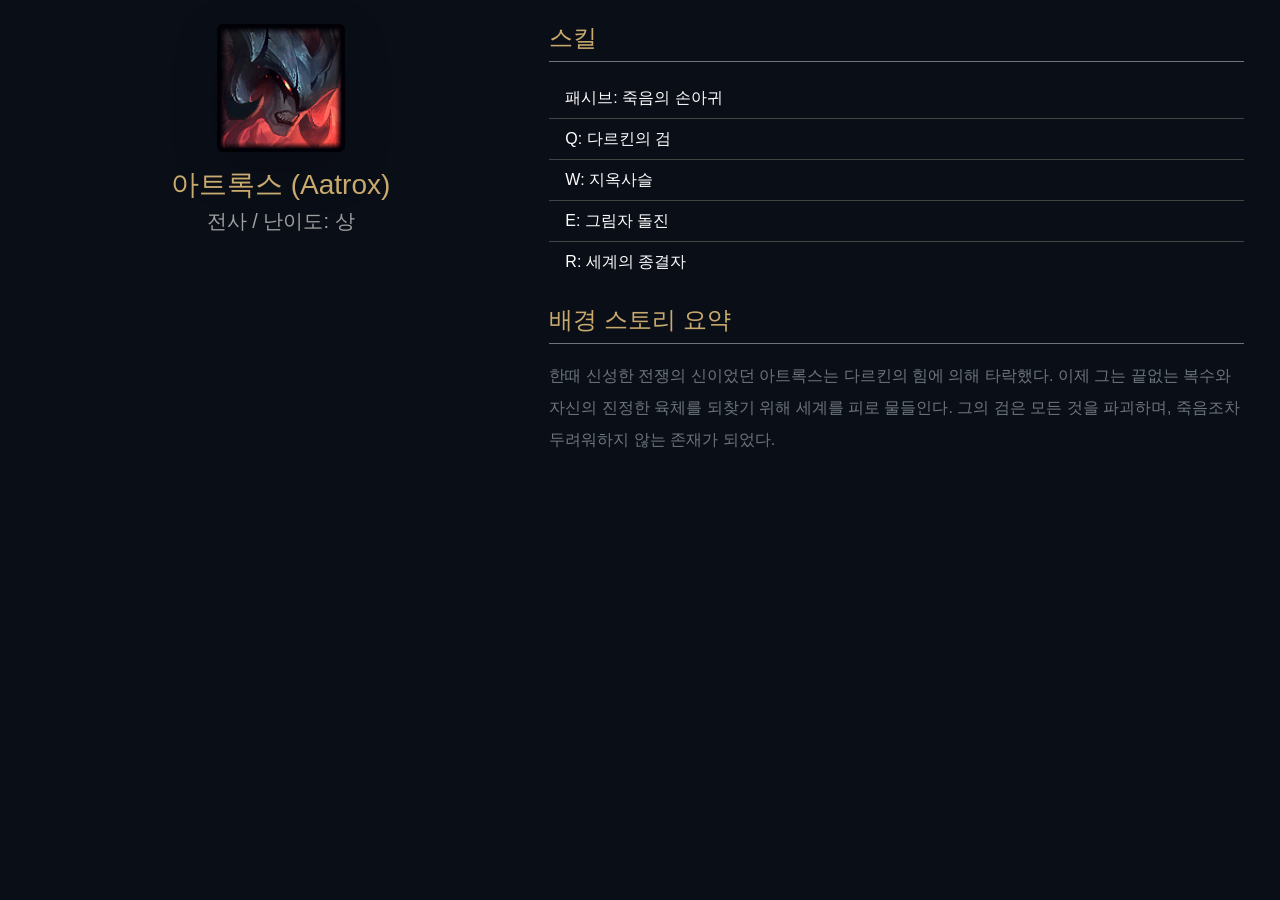
<file: src/main/resources/META-INF/resources/modals/Aatrox.html>
<!DOCTYPE html>
<html lang="ko">
<head>
  <meta charset="UTF-8">
  <meta name="viewport" content="width=device-width, initial-scale=1.0">
  <title>아트록스 상세</title>
  
  <!-- Bootstrap 5 CSS (index.html과 동일하게 연동) -->
  <link href="https://cdn.jsdelivr.net/npm/bootstrap@5.3.3/dist/css/bootstrap.min.css" rel="stylesheet" integrity="sha384-QWTKZyjpPEjISv5WaRU9OFeRpok6YctnYmDr5pNlyT2bRjXh0JMhjY6hW+ALEwIH" crossorigin="anonymous">
  
  <!-- LOL 스타일 맞추기 위한 간단 커스텀 (필요 시 resources/css/custom.css로 이동) -->
  <style>
    body {
      background-color: #0a0e17;
      color: white;
      padding: 1.5rem;
      font-family: 'Segoe UI', sans-serif;
    }
    h3, h4 {
      color: #c8aa6e; /* LOL 골드 톤 */
    }
    .text-muted {
      color: #a0a0a0 !important;
    }
    .list-group-item {
      background: transparent;
      border-color: #444;
      color: white;
    }
  </style>
</head>
<body>

  <div class="container-fluid">
    <div class="row g-4">
      
      <!-- 왼쪽: 이미지 + 기본 정보 -->
      <div class="col-lg-5 text-center">
        <img src="../images/Aatrox.png" class="img-fluid rounded shadow-lg" alt="아트록스" style="max-height: 480px; object-fit: contain;">
        <div class="mt-3">
          <h3 class="mb-1">아트록스 (Aatrox)</h3>
          <p class="text-muted fs-5">전사 / 난이도: 상</p>
        </div>
      </div>
      
      <!-- 오른쪽: 스킬 + 스토리 -->
      <div class="col-lg-7">
        <h4 class="border-bottom border-secondary pb-2 mb-3">스킬</h4>
        <ul class="list-group list-group-flush mb-4">
          <li class="list-group-item">패시브: 죽음의 손아귀</li>
          <li class="list-group-item">Q: 다르킨의 검</li>
          <li class="list-group-item">W: 지옥사슬</li>
          <li class="list-group-item">E: 그림자 돌진</li>
          <li class="list-group-item">R: 세계의 종결자</li>
        </ul>

        <h4 class="border-bottom border-secondary pb-2 mb-3">배경 스토리 요약</h4>
        <p class="text-secondary lh-lg">
          한때 신성한 전쟁의 신이었던 아트록스는 다르킨의 힘에 의해 타락했다. 
          이제 그는 끝없는 복수와 자신의 진정한 육체를 되찾기 위해 세계를 피로 물들인다. 
          그의 검은 모든 것을 파괴하며, 죽음조차 두려워하지 않는 존재가 되었다.
        </p>
      </div>
      
    </div>
  </div>

</body>
</html>
</file>
<file: src/main/resources/META-INF/resources/css/main.css>
body {background-color: #0a0e17; color: #fff;}
.accent-purple {color: #1affd5;}
.card {background-color: #1e1e1e; border:none; color:white;}
.btn-primary {background-color: #a020f0; border: none;}

/* 4단계 : 애니메이션 및 시각 효과 주기 */
.card {transition: transform 0.3s, box-shadow 0.3s;}
.card:hover {transform: scale(1.05);/* 마우스를 올리면 커짐 */
box-shadow: 0 10px 20px rgba(0, 242, 255, 0.734); /* 보라색 광원 효과 */}
.card-img-top {height: 200px; object-fit: cover; /* 이미지가 찌그러지지 않게 채움*/}

/* [추가] 테마 토글 버튼 (폰트 크기, 색상 등) */
#themeToggleBtn { font-size: 1.1rem; color: #fff; }
body.light-mode #themeToggleBtn { color: #212529; }

/* [추가] 라이트 모드 (다양한 색상 정보) */
body.light-mode { background-color: #f8f9fa; color: #212529; }
body.light-mode .navbar { background-color: #e9ecef !important; }
body.light-mode .navbar .navbar-brand,
body.light-mode .navbar .nav-link { color: #212529 !important; }
body.light-mode .hero { background: linear-gradient(to bottom, #dce3ea, #f8f9fa); }
body.light-mode .card { background-color: #ffffff; color: #212529; border: 1px solid #dee2e6; }
body.light-mode .card-title { color: #212529; }
body.light-mode .card-text { color: #555; }
</file>
<file: src/main/resources/META-INF/resources/css/download.css>
body { 
    background-color: #0a0e17; 
    color: #e0e0e0; 
    font-family: 'Segoe UI', Arial, sans-serif; 
}

.hero {
    background: linear-gradient(rgba(0,0,0,0.6), rgba(0,0,0,0.8)), 
                url('../images/download_banner.png') center/cover no-repeat;
    min-height: 60vh;
    display: flex;
    align-items: center;
    justify-content: center;
    text-align: center;
    padding: 2rem;
}

.hero h1 { 
    font-size: 4rem; 
    font-weight: bold; 
    color: #c8aa6e;          /* LOL 골드 톤 */
    text-shadow: 0 0 10px #a020f0;
}

.btn-download {
    background-color: #a020f0;
    border: none;
    font-size: 1.3rem;
    padding: 1rem 2rem;
    margin: 1rem;
}

.btn-download:hover { 
    background-color: #800080; 
}

.nav-tabs .nav-link { 
    color: #e0e0e0; 
}

.nav-tabs .nav-link.active { 
    background-color: #1e1e1e; 
    color: #c8aa6e; 
    border-color: #a020f0; 
}

.table { 
    --bs-table-bg: #1e1e1e; 
    --bs-table-color: #e0e0e0; 
    --bs-table-border-color: #444;
}

.table th { 
    background-color: #000; 
    color: #c8aa6e; 
}

.card { 
    background-color: #1e1e1e; 
    border: 1px solid #444; 
}

.accent-purple { 
    color: #a020f0; 
}

/* ===== 라이트 모드 ===== */
body.light-mode {
    background-color: #ffffff;
    color: #000000;
}

/* 히어로 */
body.light-mode .hero {
    background: linear-gradient(rgba(255,255,255,0.7), rgba(255,255,255,0.9)),
                url('../images/download_banner.png') center/cover no-repeat;
}

body.light-mode .hero h1 {
    color: #6f42c1;
    text-shadow: none;
}

/* 다운로드 버튼 */
body.light-mode .btn-download {
    background-color: #6f42c1;
}

body.light-mode .btn-download:hover {
    background-color: #5a32a3;
}

/* 탭 */
body.light-mode .nav-tabs .nav-link {
    color: #000;
}

body.light-mode .nav-tabs .nav-link.active {
    background-color: #f8f9fa;
    color: #6f42c1;
    border-color: #6f42c1;
}

/* 테이블 */
body.light-mode .table {
    --bs-table-bg: #ffffff;
    --bs-table-color: #000000;
    --bs-table-border-color: #ccc;
}

body.light-mode .table th {
    background-color: #eee;
    color: #6f42c1;
}

/* 카드 */
body.light-mode .card {
    background-color: #f8f9fa;
    border: 1px solid #ccc;
    color: #000;
}

/* 강조색 */
body.light-mode .accent-purple {
    color: #6f42c1;
}
</file>
